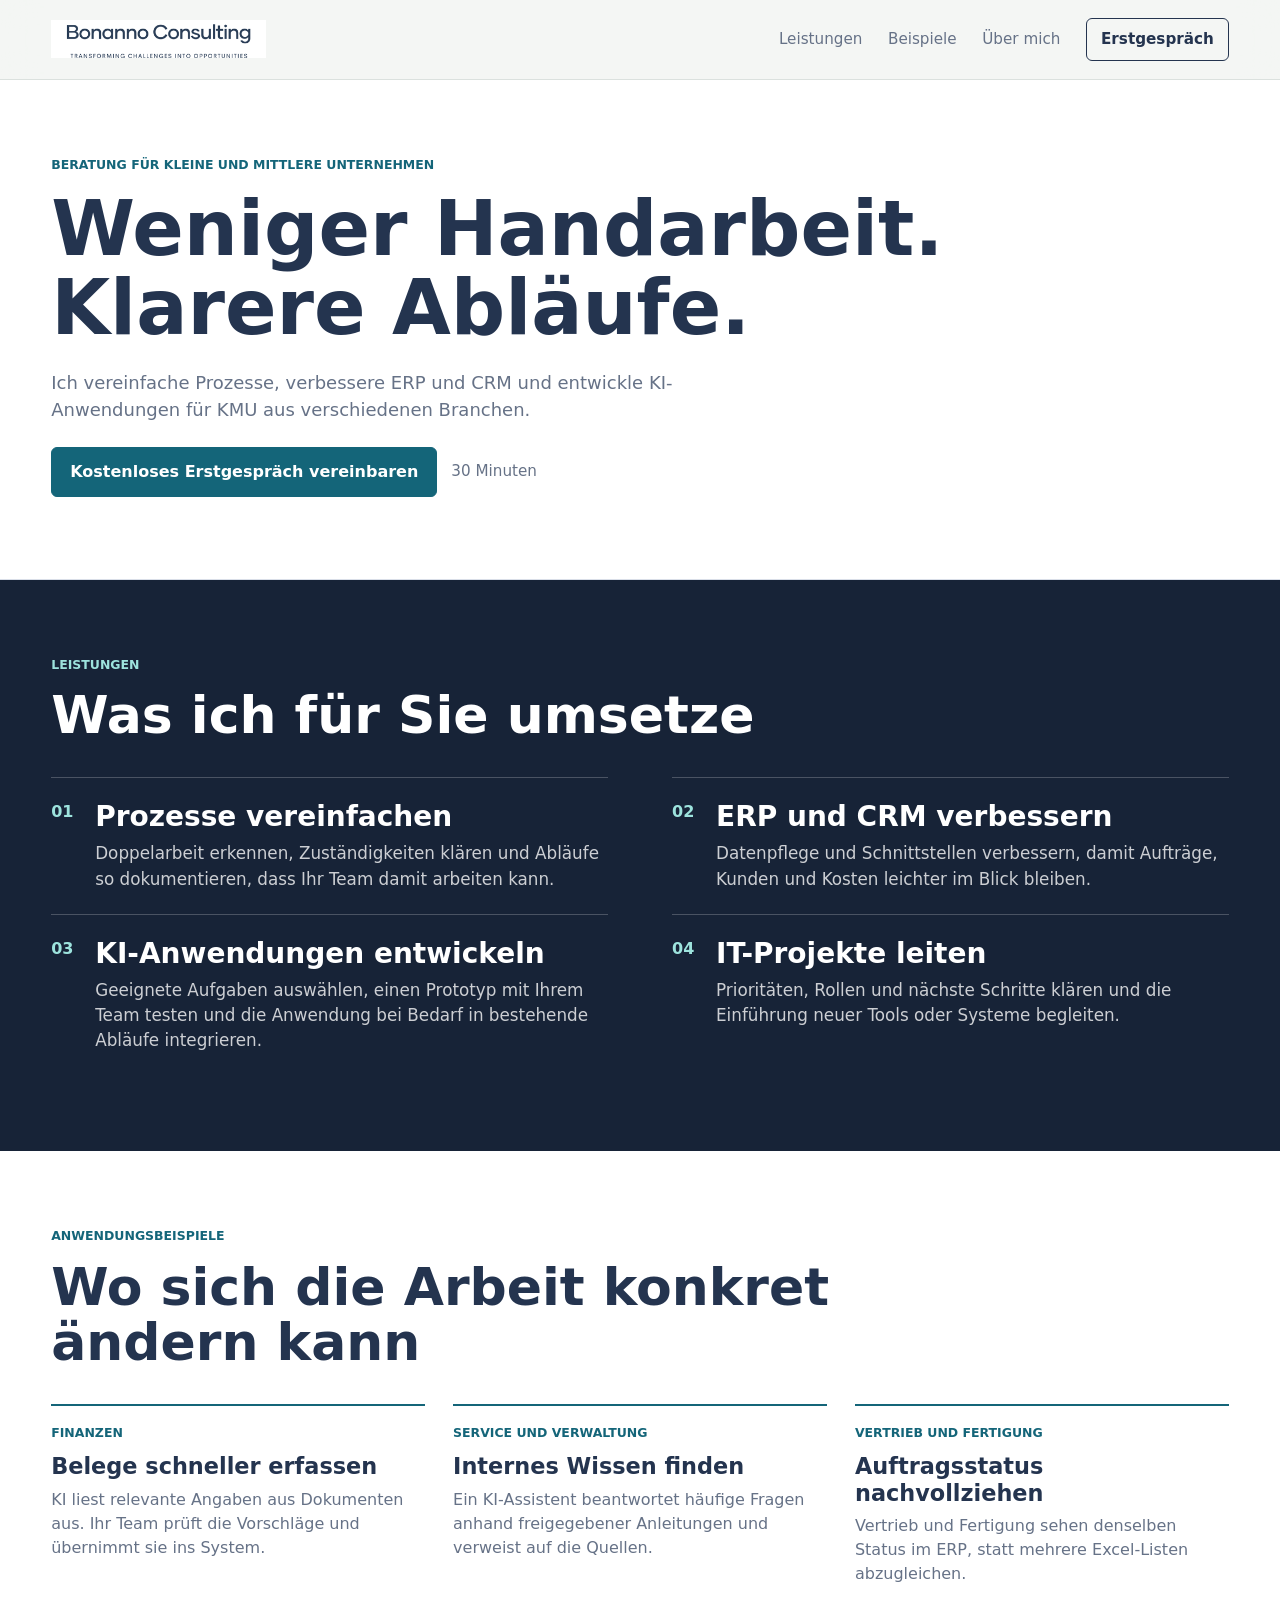
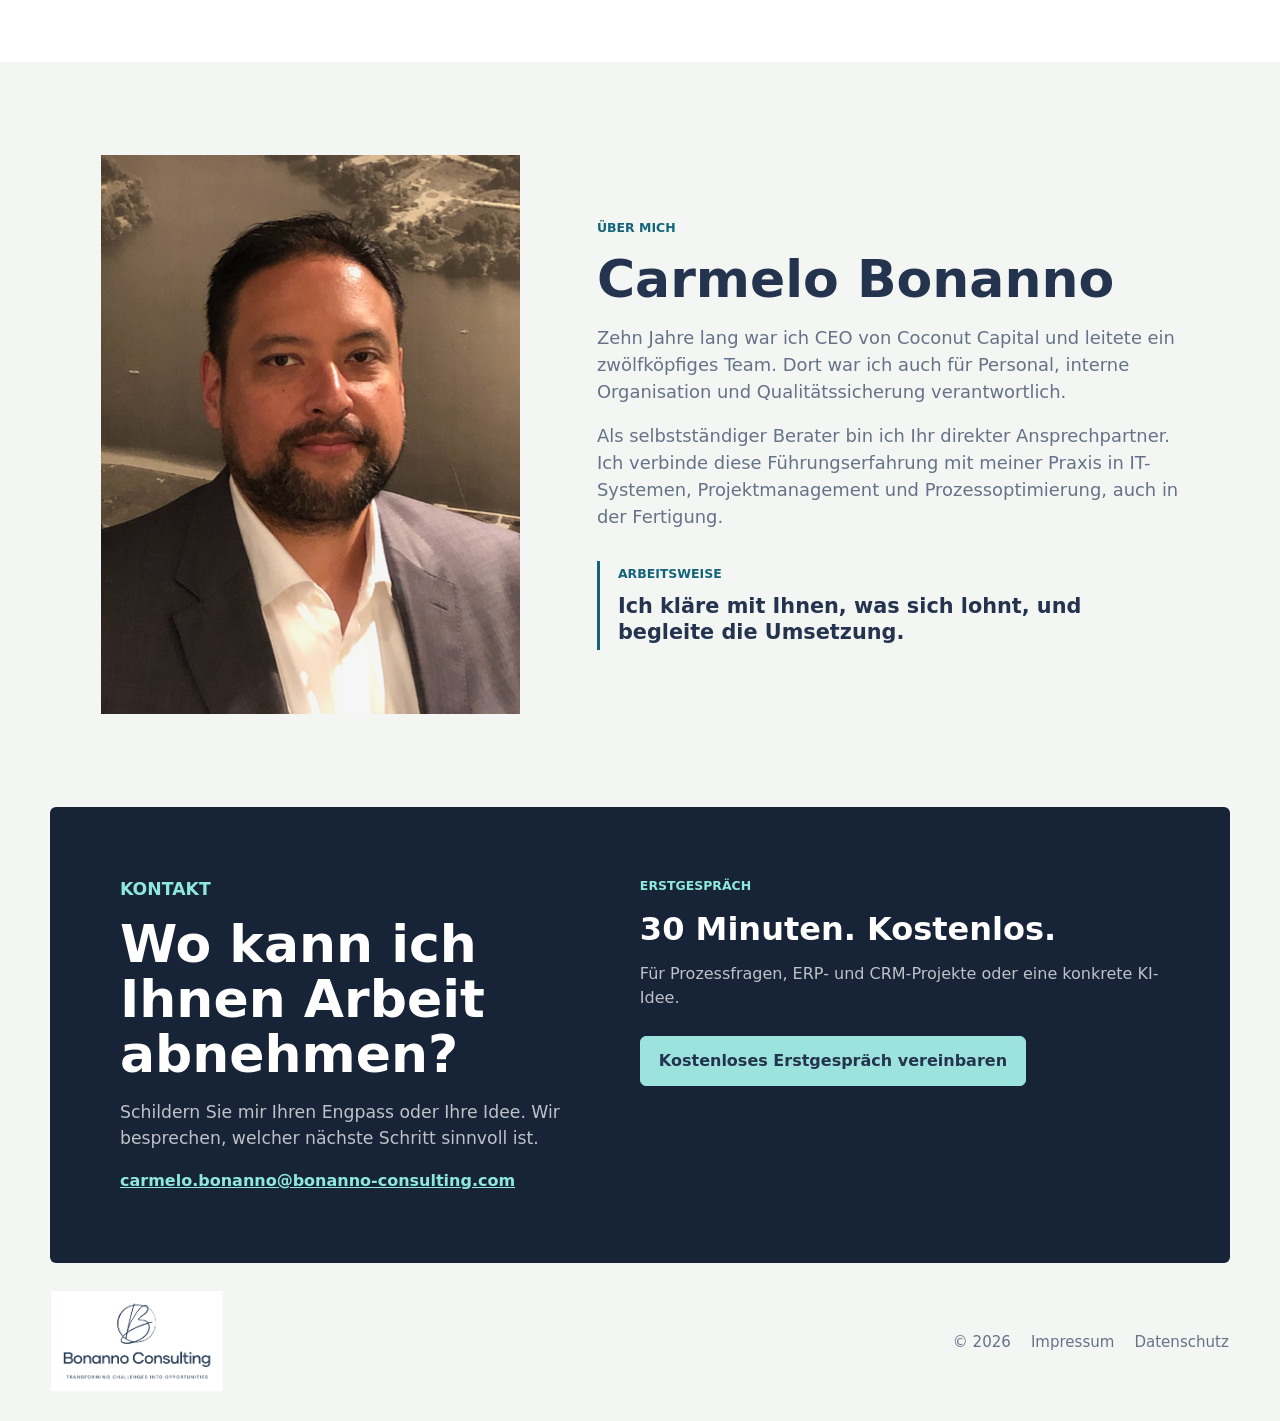
<file: index.html>
<!doctype html>
<html lang="de">
  <head>
    <meta charset="utf-8" />
    <meta name="viewport" content="width=device-width, initial-scale=1" />
    <title>Bonanno Consulting | Prozesse, ERP, CRM und KI für KMU</title>
    <meta
      name="description"
      content="Branchenübergreifende Beratung für kleine und mittlere Unternehmen: Prozesse vereinfachen, ERP und CRM verbessern, KI-Anwendungen entwickeln und IT-Projekte leiten."
    />
    <link rel="stylesheet" href="styles.css" />
    <link rel="icon" href="assets/bonanno-consulting-logo.png" type="image/png" />
  </head>
  <body>
    <header class="site-header">
      <a class="brand" href="#top" aria-label="Bonanno Consulting Startseite">
        <img src="assets/bonanno-consulting-logo.png" alt="Bonanno Consulting" />
      </a>
      <nav class="main-nav" aria-label="Hauptnavigation">
        <a href="#leistungen">Leistungen</a>
        <a href="#wirkung">Beispiele</a>
        <a href="#ueber-mich">Über mich</a>
        <a class="nav-cta" href="https://cal.eu/carmelo-bonanno/30min" target="_blank" rel="noopener">
          Erstgespräch
        </a>
      </nav>
    </header>

    <main id="top">
      <section class="hero">
        <div class="hero-copy">
          <p class="eyebrow">Beratung für kleine und mittlere Unternehmen</p>
          <h1>Weniger Handarbeit.<br />Klarere Abläufe.</h1>
          <p>
            Ich vereinfache Prozesse, verbessere ERP und CRM und entwickle KI-Anwendungen
            für KMU aus verschiedenen Branchen.
          </p>
          <div class="hero-actions">
            <a
              class="button primary"
              href="https://cal.eu/carmelo-bonanno/30min"
              target="_blank"
              rel="noopener"
            >
              Kostenloses Erstgespräch vereinbaren
            </a>
            <span class="hero-duration">30 Minuten</span>
          </div>
        </div>
      </section>

      <section class="section capabilities" id="leistungen" aria-labelledby="leistungen-title">
        <div class="section-heading">
          <p class="eyebrow">Leistungen</p>
          <h2 id="leistungen-title">Was ich für Sie umsetze</h2>
        </div>
        <div class="capability-list">
          <article>
            <span>01</span>
            <div>
              <h3>Prozesse vereinfachen</h3>
              <p>Doppelarbeit erkennen, Zuständigkeiten klären und Abläufe so dokumentieren, dass Ihr Team damit arbeiten kann.</p>
            </div>
          </article>
          <article>
            <span>02</span>
            <div>
              <h3>ERP und CRM verbessern</h3>
              <p>Datenpflege und Schnittstellen verbessern, damit Aufträge, Kunden und Kosten leichter im Blick bleiben.</p>
            </div>
          </article>
          <article id="ki-entwicklung">
            <span>03</span>
            <div>
              <h3>KI-Anwendungen entwickeln</h3>
              <p>Geeignete Aufgaben auswählen, einen Prototyp mit Ihrem Team testen und die Anwendung bei Bedarf in bestehende Abläufe integrieren.</p>
            </div>
          </article>
          <article>
            <span>04</span>
            <div>
              <h3>IT-Projekte leiten</h3>
              <p>Prioritäten, Rollen und nächste Schritte klären und die Einführung neuer Tools oder Systeme begleiten.</p>
            </div>
          </article>
        </div>
      </section>

      <section class="section focus" id="wirkung" aria-labelledby="wirkung-title">
        <div class="section-heading">
          <p class="eyebrow">Anwendungsbeispiele</p>
          <h2 id="wirkung-title">Wo sich die Arbeit konkret ändern kann</h2>
        </div>
        <div class="focus-grid">
          <article>
            <span>Finanzen</span>
            <h3>Belege schneller erfassen</h3>
            <p>KI liest relevante Angaben aus Dokumenten aus. Ihr Team prüft die Vorschläge und übernimmt sie ins System.</p>
          </article>
          <article>
            <span>Service und Verwaltung</span>
            <h3>Internes Wissen finden</h3>
            <p>Ein KI-Assistent beantwortet häufige Fragen anhand freigegebener Anleitungen und verweist auf die Quellen.</p>
          </article>
          <article>
            <span>Vertrieb und Fertigung</span>
            <h3>Auftragsstatus nachvollziehen</h3>
            <p>Vertrieb und Fertigung sehen denselben Status im ERP, statt mehrere Excel-Listen abzugleichen.</p>
          </article>
        </div>
      </section>

      <section class="section about" id="ueber-mich" aria-labelledby="ueber-title">
        <div class="about-image">
          <img src="assets/carmelo-bonanno.png" alt="Carmelo Bonanno" width="595" height="842" loading="lazy" />
        </div>
        <div class="about-copy">
          <p class="eyebrow">Über mich</p>
          <h2 id="ueber-title">Carmelo Bonanno</h2>
          <p>
            Zehn Jahre lang war ich CEO von Coconut Capital und leitete ein zwölfköpfiges
            Team. Dort war ich auch für Personal, interne Organisation und
            Qualitätssicherung verantwortlich.
          </p>
          <p>
            Als selbstständiger Berater bin ich Ihr direkter Ansprechpartner. Ich
            verbinde diese Führungserfahrung mit meiner Praxis in IT-Systemen,
            Projektmanagement und Prozessoptimierung, auch in der Fertigung.
          </p>
          <div class="quote-card">
            <span>Arbeitsweise</span>
            <strong>Ich kläre mit Ihnen, was sich lohnt, und begleite die Umsetzung.</strong>
          </div>
        </div>
      </section>

      <section class="section contact" id="kontakt" aria-labelledby="kontakt-title">
        <div class="contact-copy">
          <p class="eyebrow">Kontakt</p>
          <h2 id="kontakt-title">Wo kann ich Ihnen Arbeit abnehmen?</h2>
          <p>Schildern Sie mir Ihren Engpass oder Ihre Idee. Wir besprechen, welcher nächste Schritt sinnvoll ist.</p>
          <a href="mailto:carmelo.bonanno@bonanno-consulting.com">
            carmelo.bonanno@bonanno-consulting.com
          </a>
        </div>
        <div class="booking-card">
          <span>Erstgespräch</span>
          <strong>30 Minuten. Kostenlos.</strong>
          <p>Für Prozessfragen, ERP- und CRM-Projekte oder eine konkrete KI-Idee.</p>
          <a
            class="button primary"
            href="https://cal.eu/carmelo-bonanno/30min"
            target="_blank"
            rel="noopener"
          >
            Kostenloses Erstgespräch vereinbaren
          </a>
        </div>
      </section>
    </main>

    <footer class="site-footer">
      <img src="assets/bonanno-consulting-logo.png" alt="Bonanno Consulting" />
      <div class="footer-links">
        <span>© 2026</span>
        <a href="impressum.html">Impressum</a>
        <a href="datenschutz.html">Datenschutz</a>
      </div>
    </footer>

  </body>
</html>
</file>
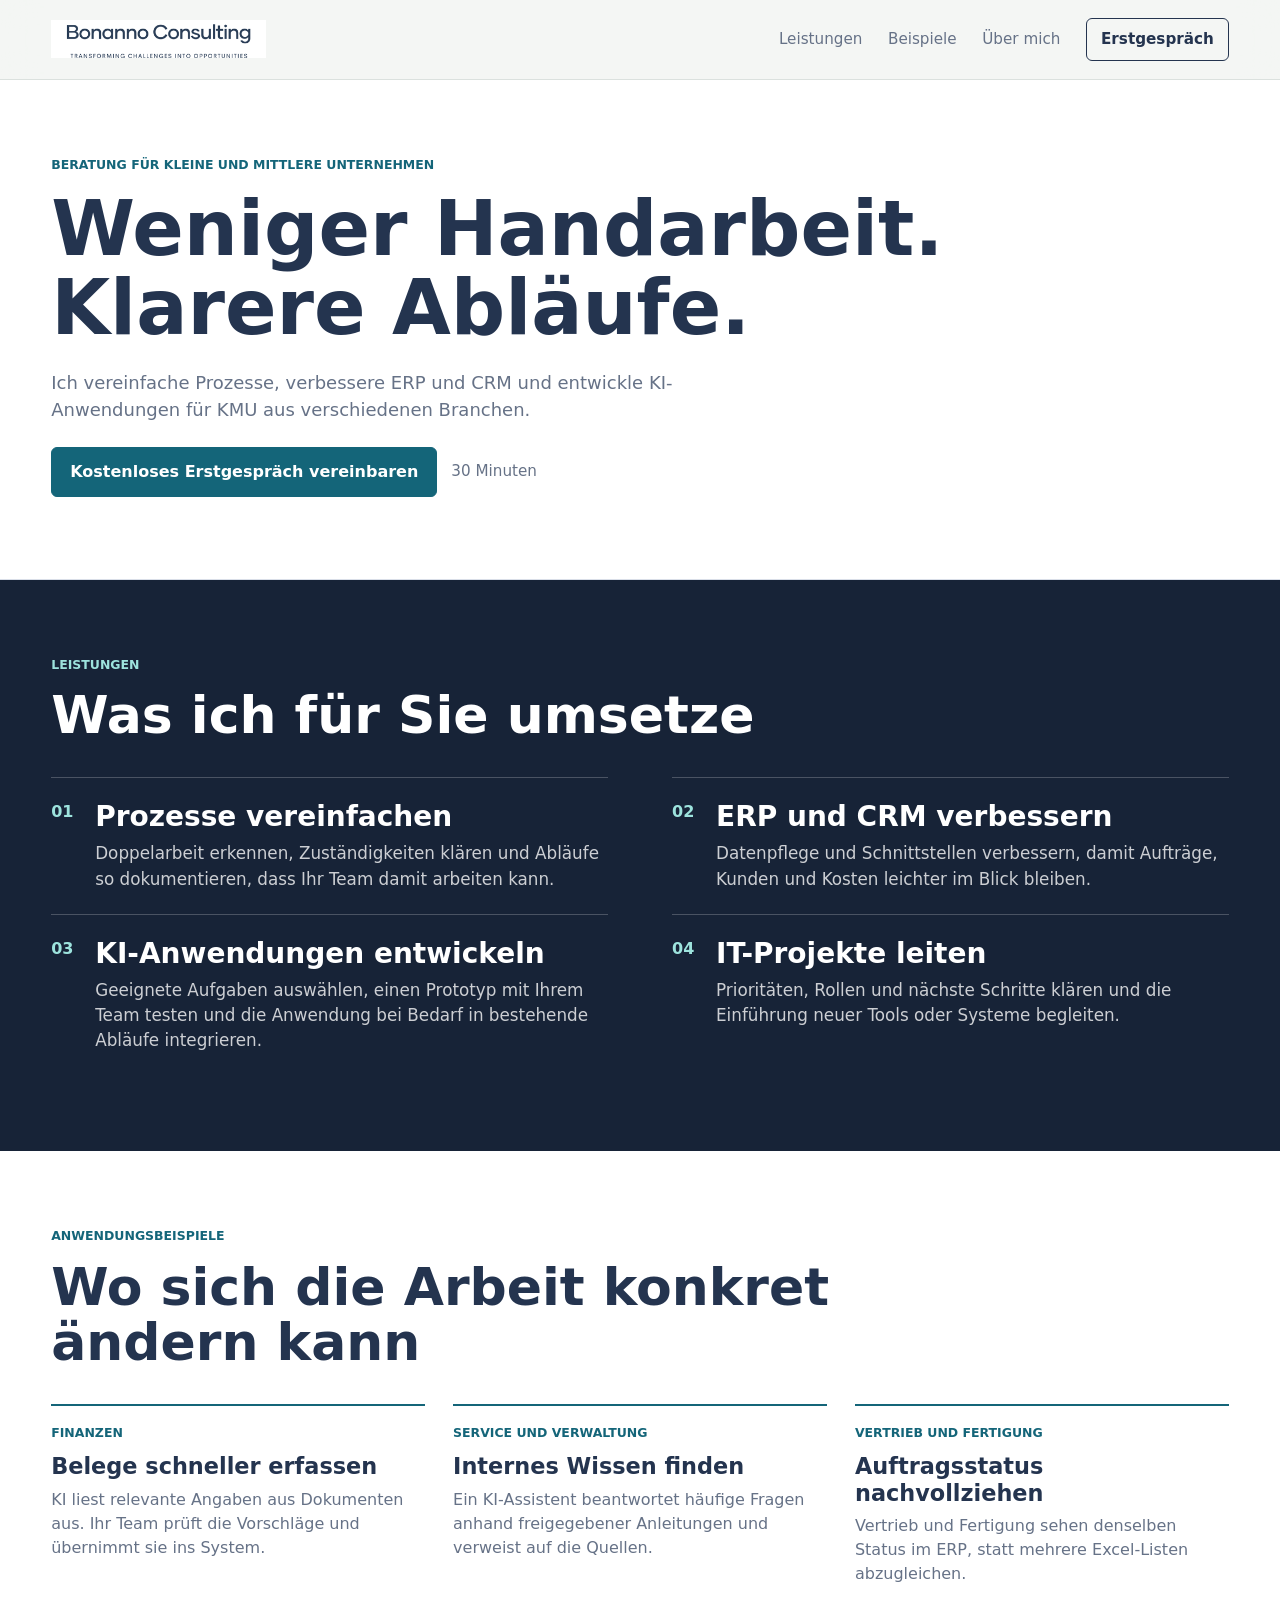
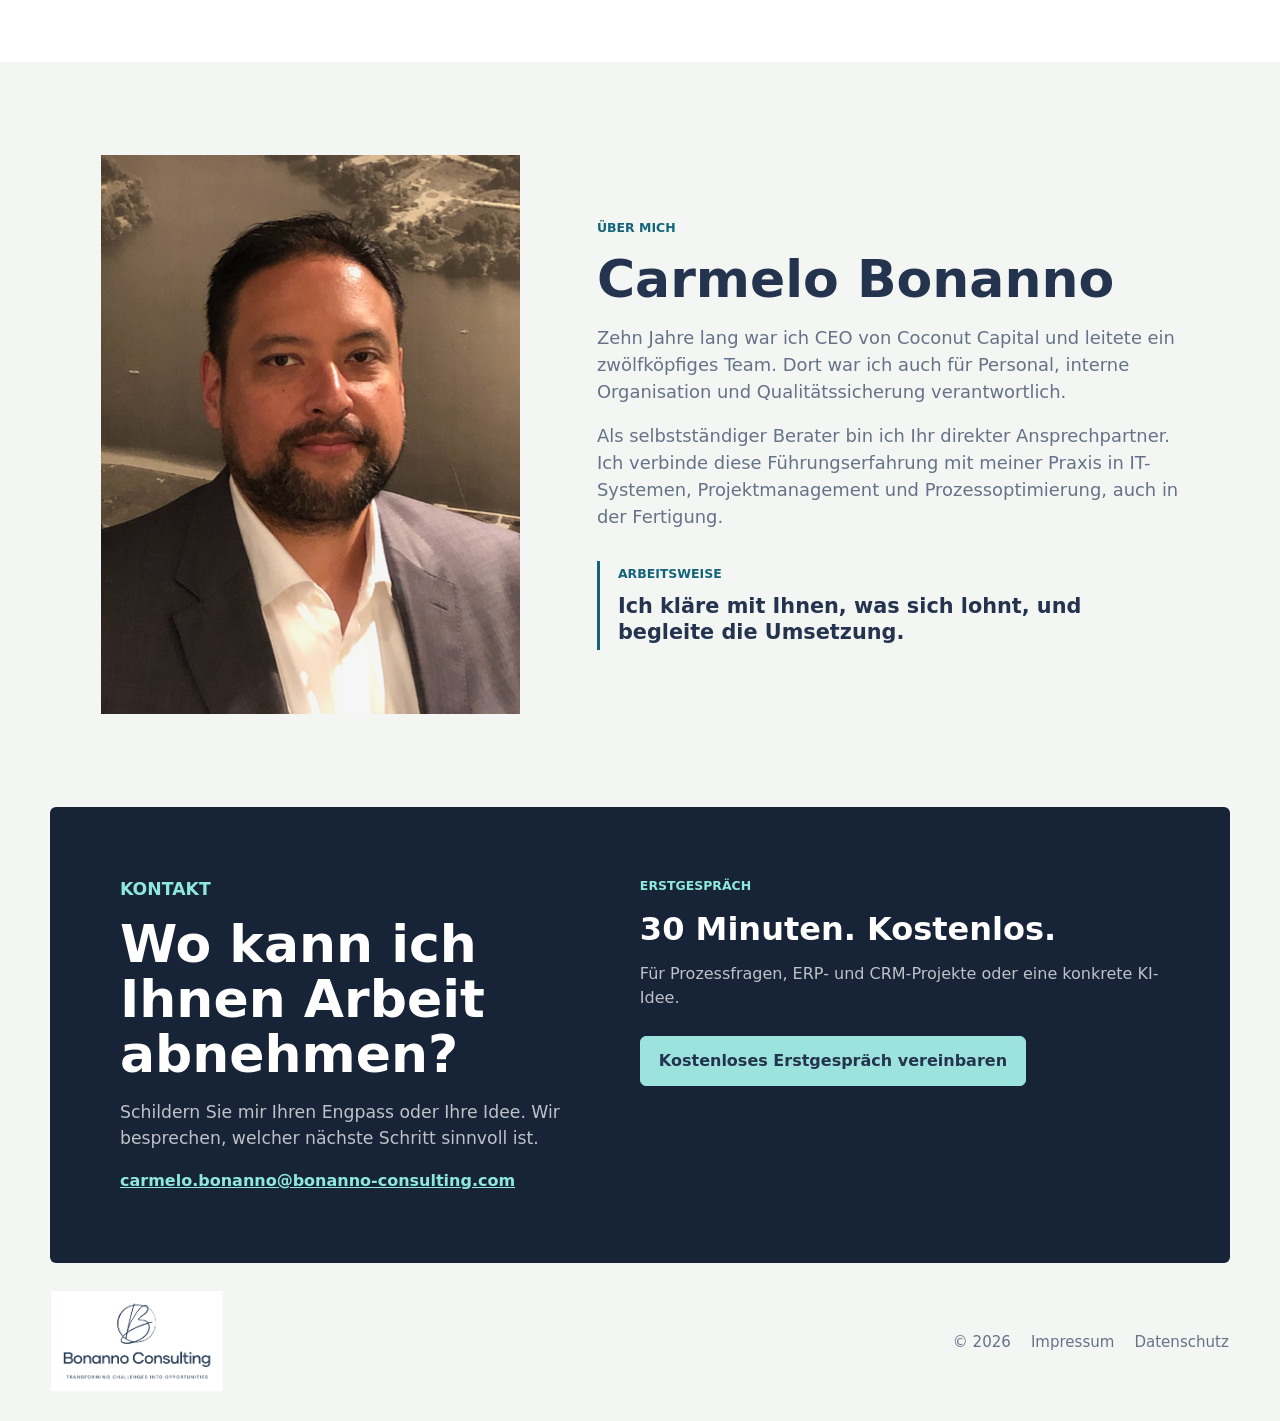
<file: redirect/index.html>
<!doctype html>
<html lang="de">
  <head>
    <meta charset="utf-8" />
    <meta name="viewport" content="width=device-width, initial-scale=1" />
    <meta http-equiv="refresh" content="0; url=https://cc-cbonanno.github.io/wint-global/" />
    <link rel="canonical" href="https://cc-cbonanno.github.io/wint-global/" />
    <title>Weiterleitung zu Bonanno Consulting</title>
  </head>
  <body>
    <p>
      Weiterleitung zu
      <a href="https://cc-cbonanno.github.io/wint-global/">Bonanno Consulting</a>.
    </p>
  </body>
</html>
</file>
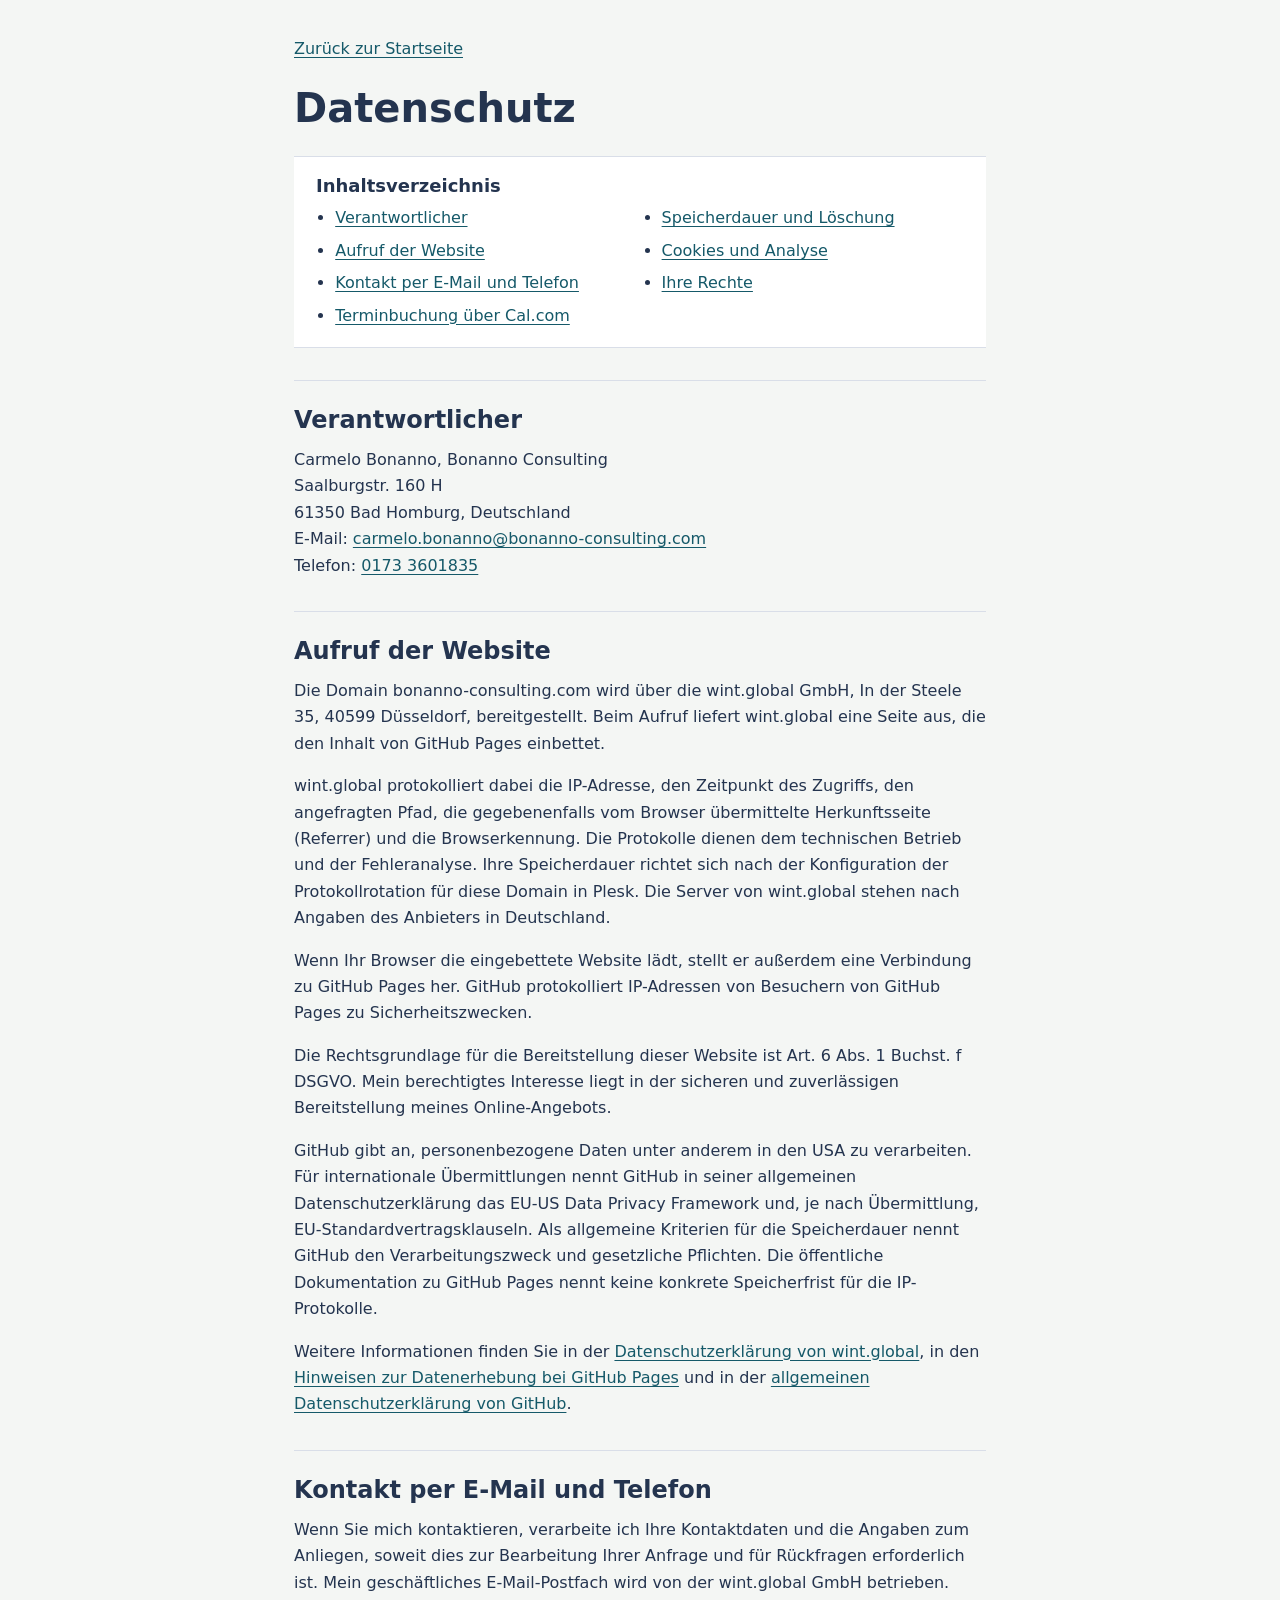
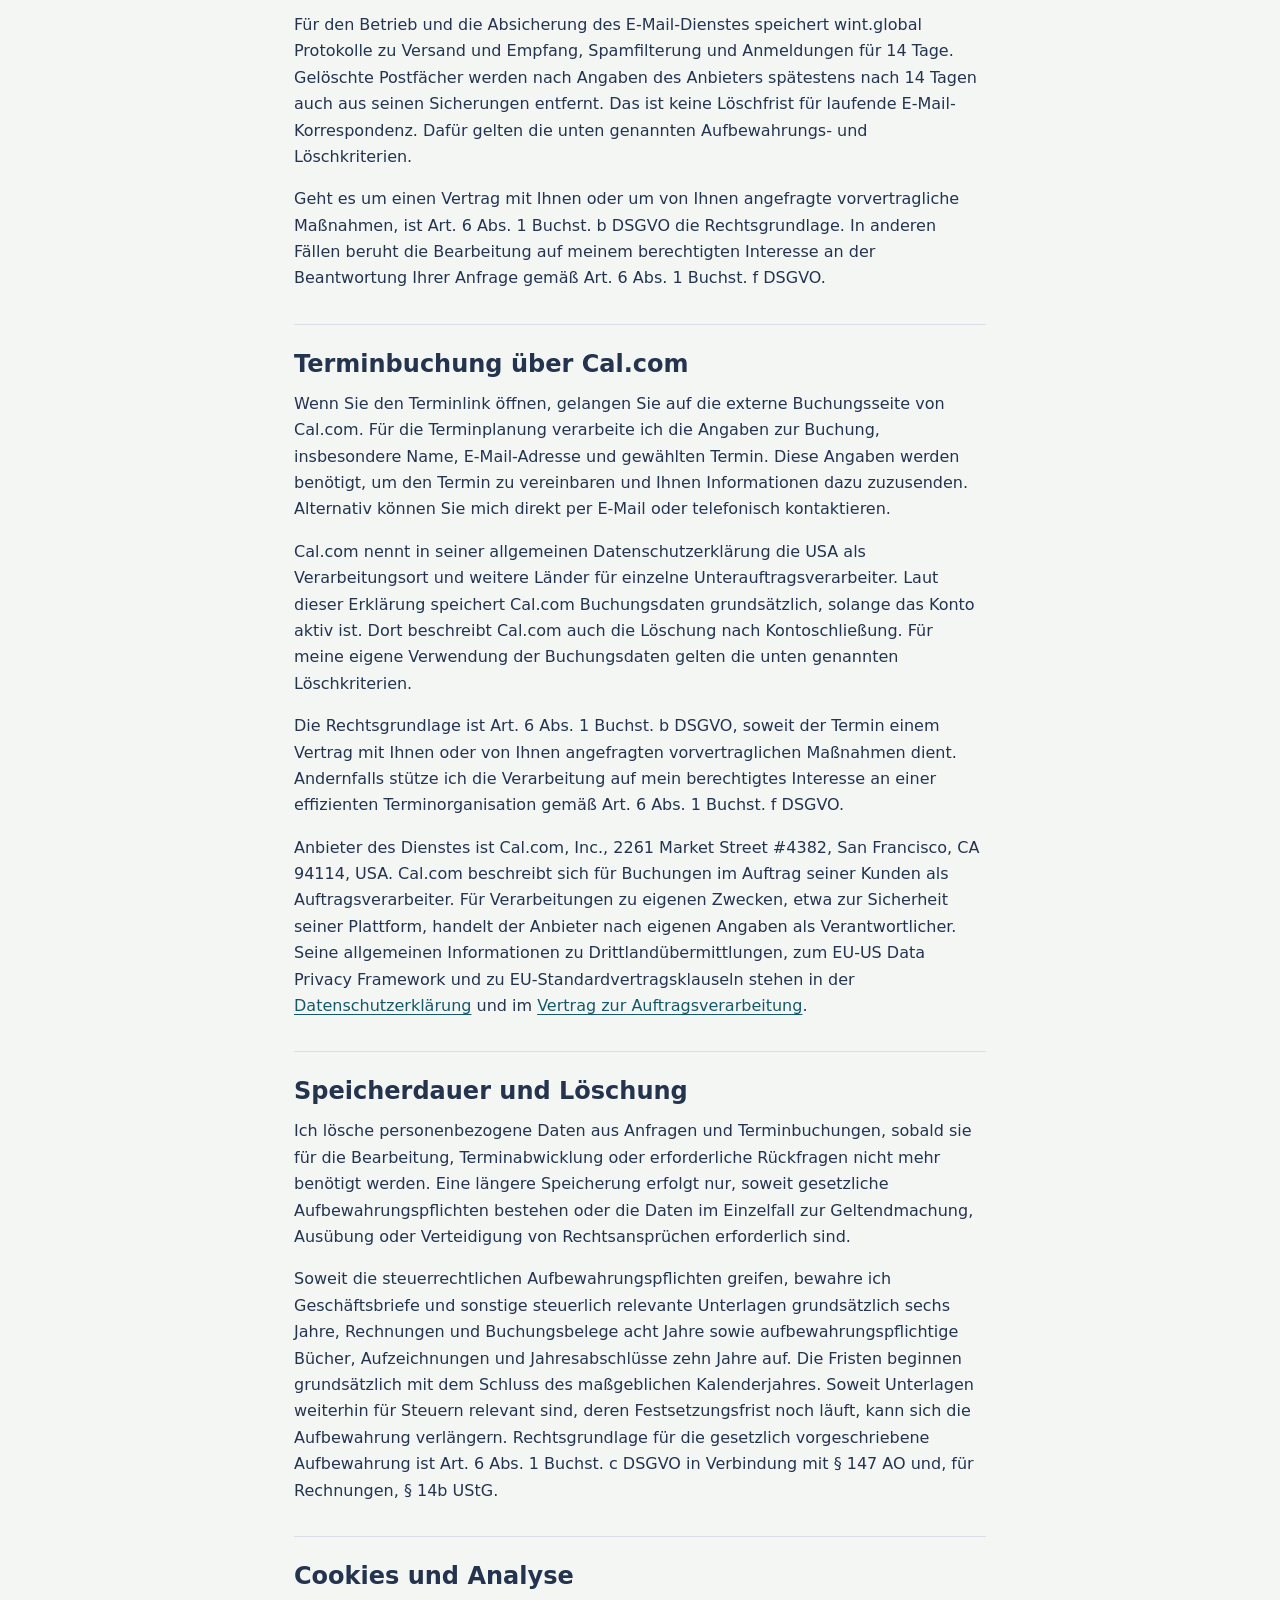
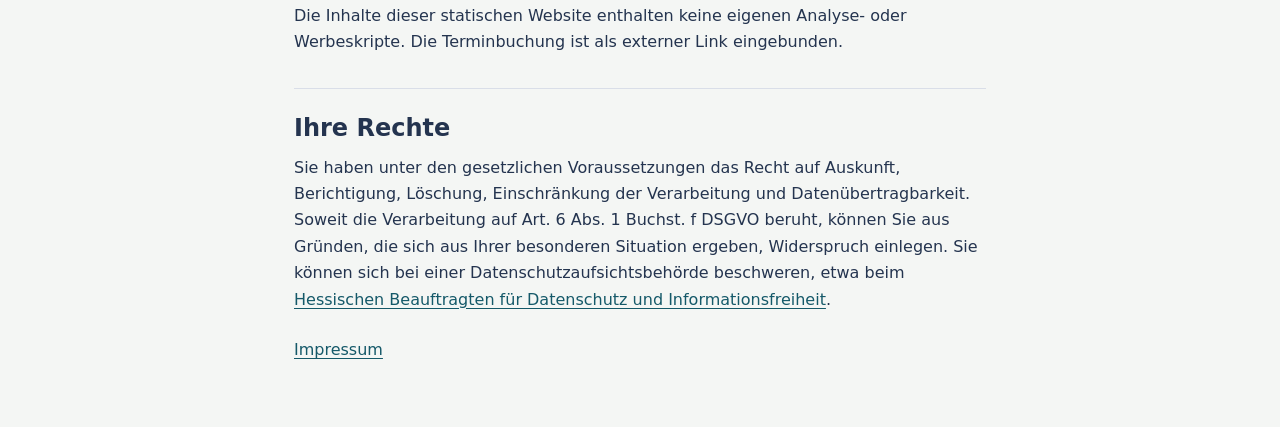
<file: datenschutz.html>
<!doctype html>
<html lang="de">
  <head>
    <meta charset="utf-8" />
    <meta name="viewport" content="width=device-width, initial-scale=1" />
    <title>Datenschutz | Bonanno Consulting</title>
    <link rel="stylesheet" href="styles.css" />
    <link rel="icon" href="assets/bonanno-consulting-logo.png" type="image/png" />
  </head>
  <body>
    <main class="legal-page privacy-page">
      <a class="back-link" href="index.html">Zurück zur Startseite</a>
      <h1>Datenschutz</h1>
      <nav class="privacy-contents" aria-labelledby="inhaltsverzeichnis">
        <h2 id="inhaltsverzeichnis">Inhaltsverzeichnis</h2>
        <ul>
          <li><a href="#verantwortlicher">Verantwortlicher</a></li>
          <li><a href="#website">Aufruf der Website</a></li>
          <li><a href="#kontakt">Kontakt per E-Mail und Telefon</a></li>
          <li><a href="#terminbuchung">Terminbuchung über Cal.com</a></li>
          <li><a href="#speicherdauer">Speicherdauer und Löschung</a></li>
          <li><a href="#cookies">Cookies und Analyse</a></li>
          <li><a href="#rechte">Ihre Rechte</a></li>
        </ul>
      </nav>

      <h2 id="verantwortlicher">Verantwortlicher</h2>
      <p>
        Carmelo Bonanno, Bonanno Consulting<br />
        Saalburgstr. 160 H<br />
        61350 Bad Homburg, Deutschland<br />
        E-Mail: <a href="mailto:carmelo.bonanno@bonanno-consulting.com">carmelo.bonanno@bonanno-consulting.com</a><br />
        Telefon: <a href="tel:+491733601835">0173 3601835</a>
      </p>

      <h2 id="website">Aufruf der Website</h2>
      <p>
        Die Domain bonanno-consulting.com wird über die wint.global GmbH,
        In der Steele 35, 40599 Düsseldorf, bereitgestellt. Beim Aufruf liefert
        wint.global eine Seite aus, die den Inhalt von GitHub Pages einbettet.
      </p>
      <p>
        wint.global protokolliert dabei die IP-Adresse, den Zeitpunkt des Zugriffs,
        den angefragten Pfad, die gegebenenfalls vom Browser übermittelte Herkunftsseite
        (Referrer) und die Browserkennung. Die Protokolle dienen dem technischen
        Betrieb und der Fehleranalyse. Ihre Speicherdauer richtet sich nach der
        Konfiguration der Protokollrotation für diese Domain in Plesk. Die Server
        von wint.global stehen nach Angaben des Anbieters in Deutschland.
      </p>
      <p>
        Wenn Ihr Browser die eingebettete Website lädt, stellt er außerdem eine
        Verbindung zu GitHub Pages her. GitHub protokolliert IP-Adressen von
        Besuchern von GitHub Pages zu Sicherheitszwecken.
      </p>
      <p>
        Die Rechtsgrundlage für die Bereitstellung dieser Website ist Art. 6 Abs. 1
        Buchst. f DSGVO. Mein berechtigtes Interesse liegt in der sicheren und
        zuverlässigen Bereitstellung meines Online-Angebots.
      </p>
      <p>
        GitHub gibt an, personenbezogene Daten unter anderem in den USA zu verarbeiten.
        Für internationale Übermittlungen nennt GitHub in seiner allgemeinen
        Datenschutzerklärung das EU-US Data Privacy Framework und, je nach
        Übermittlung, EU-Standardvertragsklauseln. Als allgemeine Kriterien für die
        Speicherdauer nennt GitHub den Verarbeitungszweck und gesetzliche Pflichten.
        Die öffentliche Dokumentation zu GitHub Pages nennt keine konkrete
        Speicherfrist für die IP-Protokolle.
      </p>
      <p>
        Weitere Informationen finden Sie in der
        <a href="https://wint.global/datenschutzerklaerung/">Datenschutzerklärung von wint.global</a>,
        in den <a href="https://docs.github.com/en/pages/getting-started-with-github-pages/what-is-github-pages#data-collection">Hinweisen zur Datenerhebung bei GitHub Pages</a>
        und in der <a href="https://docs.github.com/en/site-policy/privacy-policies/github-general-privacy-statement">allgemeinen Datenschutzerklärung von GitHub</a>.
      </p>
      <h2 id="kontakt">Kontakt per E-Mail und Telefon</h2>
      <p>
        Wenn Sie mich kontaktieren, verarbeite ich Ihre Kontaktdaten und die Angaben zum
        Anliegen, soweit dies zur Bearbeitung Ihrer Anfrage und für Rückfragen erforderlich
        ist. Mein geschäftliches E-Mail-Postfach wird von der wint.global GmbH betrieben.
      </p>
      <p>
        Für den Betrieb und die Absicherung des E-Mail-Dienstes speichert wint.global
        Protokolle zu Versand und Empfang, Spamfilterung und Anmeldungen für 14 Tage.
        Gelöschte Postfächer werden nach Angaben des Anbieters spätestens nach
        14 Tagen auch aus seinen Sicherungen entfernt. Das ist keine Löschfrist
        für laufende E-Mail-Korrespondenz. Dafür gelten die unten genannten
        Aufbewahrungs- und Löschkriterien.
      </p>
      <p>
        Geht es um einen Vertrag mit Ihnen oder um von Ihnen angefragte vorvertragliche
        Maßnahmen, ist Art. 6 Abs. 1 Buchst. b DSGVO die Rechtsgrundlage. In anderen
        Fällen beruht die Bearbeitung auf meinem berechtigten Interesse an der
        Beantwortung Ihrer Anfrage gemäß Art. 6 Abs. 1 Buchst. f DSGVO.
      </p>
      <h2 id="terminbuchung">Terminbuchung über Cal.com</h2>
      <p>
        Wenn Sie den Terminlink öffnen, gelangen Sie auf die externe Buchungsseite
        von Cal.com. Für die Terminplanung
        verarbeite ich die Angaben zur Buchung, insbesondere Name, E-Mail-Adresse
        und gewählten Termin. Diese Angaben werden benötigt, um den Termin zu
        vereinbaren und Ihnen Informationen dazu zuzusenden. Alternativ können
        Sie mich direkt per E-Mail oder telefonisch kontaktieren.
      </p>
      <p>
        Cal.com nennt in seiner allgemeinen Datenschutzerklärung die USA als
        Verarbeitungsort und weitere Länder für einzelne Unterauftragsverarbeiter.
        Laut dieser Erklärung speichert Cal.com Buchungsdaten grundsätzlich, solange
        das Konto aktiv ist. Dort beschreibt Cal.com auch die Löschung nach
        Kontoschließung. Für meine eigene Verwendung der Buchungsdaten gelten
        die unten genannten Löschkriterien.
      </p>
      <p>
        Die Rechtsgrundlage ist Art. 6 Abs. 1 Buchst. b DSGVO, soweit der Termin
        einem Vertrag mit Ihnen oder von Ihnen angefragten vorvertraglichen Maßnahmen
        dient. Andernfalls stütze ich die Verarbeitung auf mein berechtigtes Interesse
        an einer effizienten Terminorganisation gemäß Art. 6 Abs. 1 Buchst. f DSGVO.
      </p>
      <p>
        Anbieter des Dienstes ist Cal.com, Inc., 2261 Market Street #4382,
        San Francisco, CA 94114, USA. Cal.com beschreibt sich für Buchungen im
        Auftrag seiner Kunden als Auftragsverarbeiter. Für Verarbeitungen zu
        eigenen Zwecken, etwa zur Sicherheit seiner Plattform, handelt der
        Anbieter nach eigenen Angaben als Verantwortlicher. Seine allgemeinen
        Informationen zu Drittlandübermittlungen, zum EU-US Data Privacy
        Framework und zu EU-Standardvertragsklauseln stehen in der
        <a href="https://cal.com/privacy">Datenschutzerklärung</a> und im
        <a href="https://cal.com/dpa">Vertrag zur Auftragsverarbeitung</a>.
      </p>
      <h2 id="speicherdauer">Speicherdauer und Löschung</h2>
      <p>
        Ich lösche personenbezogene Daten aus Anfragen und Terminbuchungen, sobald
        sie für die Bearbeitung, Terminabwicklung oder erforderliche Rückfragen
        nicht mehr benötigt werden. Eine längere Speicherung erfolgt nur, soweit
        gesetzliche Aufbewahrungspflichten bestehen oder die Daten im Einzelfall
        zur Geltendmachung, Ausübung oder Verteidigung von Rechtsansprüchen
        erforderlich sind.
      </p>
      <p>
        Soweit die steuerrechtlichen Aufbewahrungspflichten greifen, bewahre ich
        Geschäftsbriefe und sonstige steuerlich relevante Unterlagen grundsätzlich
        sechs Jahre, Rechnungen und Buchungsbelege acht Jahre sowie
        aufbewahrungspflichtige Bücher, Aufzeichnungen und Jahresabschlüsse
        zehn Jahre auf. Die Fristen beginnen grundsätzlich mit dem Schluss des
        maßgeblichen Kalenderjahres. Soweit Unterlagen weiterhin für Steuern
        relevant sind, deren Festsetzungsfrist noch läuft, kann sich die
        Aufbewahrung verlängern. Rechtsgrundlage für die gesetzlich vorgeschriebene
        Aufbewahrung ist Art. 6 Abs. 1 Buchst. c DSGVO in Verbindung mit
        § 147 AO und, für Rechnungen, § 14b UStG.
      </p>

      <h2 id="cookies">Cookies und Analyse</h2>
      <p>
        Die Inhalte dieser statischen Website enthalten keine eigenen Analyse- oder
        Werbeskripte. Die Terminbuchung ist als externer Link eingebunden.
      </p>

      <h2 id="rechte">Ihre Rechte</h2>
      <p>
        Sie haben unter den gesetzlichen Voraussetzungen das Recht auf Auskunft,
        Berichtigung, Löschung, Einschränkung der Verarbeitung und Datenübertragbarkeit.
        Soweit die Verarbeitung auf Art. 6 Abs. 1 Buchst. f DSGVO beruht, können
        Sie aus Gründen, die sich aus Ihrer besonderen Situation ergeben, Widerspruch
        einlegen. Sie können sich bei einer Datenschutzaufsichtsbehörde beschweren,
        etwa beim
        <a href="https://datenschutz.hessen.de/service/beschwerde-uebermitteln">Hessischen Beauftragten für Datenschutz und Informationsfreiheit</a>.
      </p>
      <footer class="privacy-footer">
        <a href="impressum.html">Impressum</a>
      </footer>
    </main>
  </body>
</html>
</file>
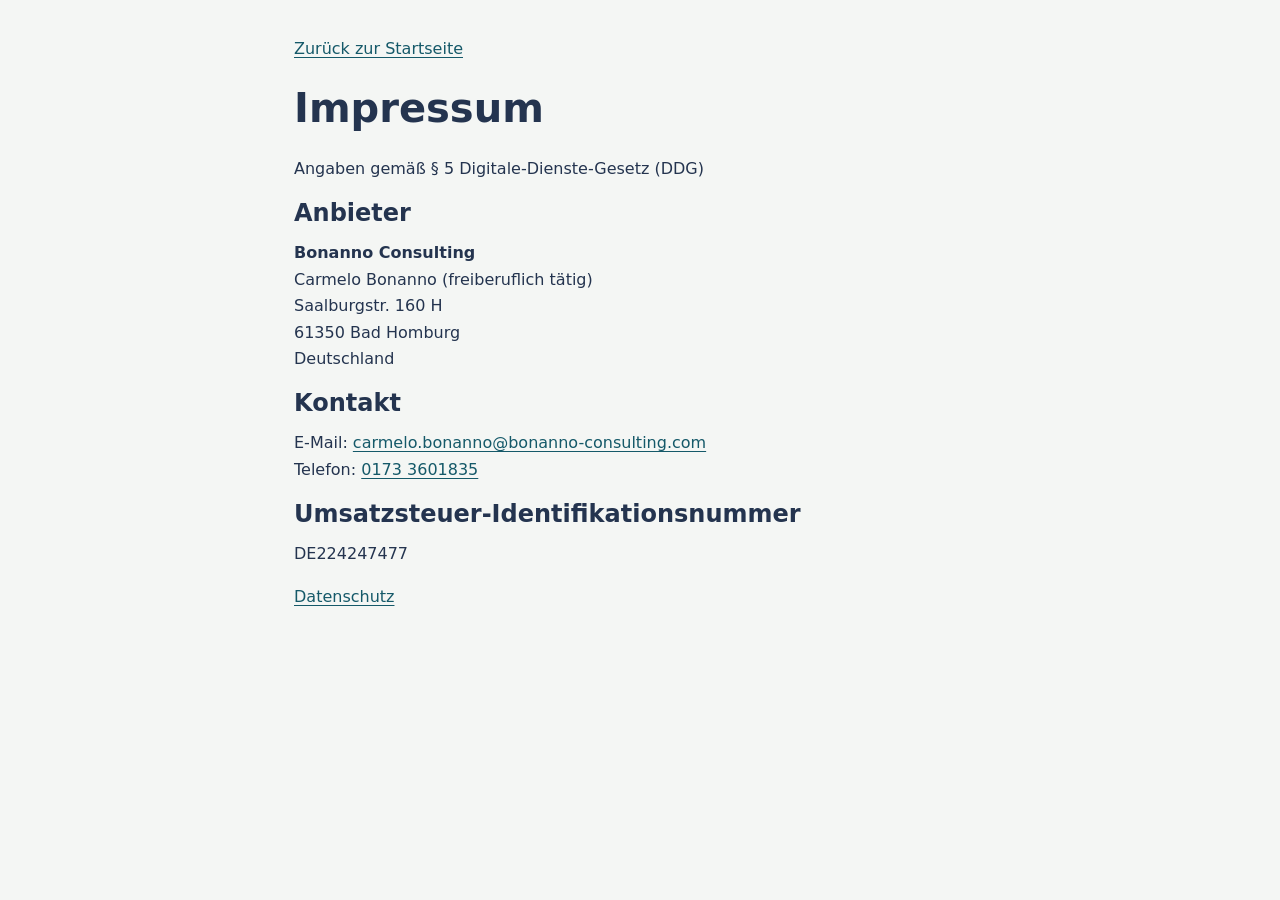
<file: impressum.html>
<!doctype html>
<html lang="de">
  <head>
    <meta charset="utf-8" />
    <meta name="viewport" content="width=device-width, initial-scale=1" />
    <title>Impressum | Bonanno Consulting</title>
    <link rel="stylesheet" href="styles.css" />
    <link rel="icon" href="assets/bonanno-consulting-logo.png" type="image/png" />
  </head>
  <body>
    <main class="legal-page">
      <a class="back-link" href="index.html">Zurück zur Startseite</a>
      <h1>Impressum</h1>
      <p>Angaben gemäß § 5 Digitale-Dienste-Gesetz (DDG)</p>
      <h2>Anbieter</h2>
      <p>
        <strong>Bonanno Consulting</strong><br />
        Carmelo Bonanno (freiberuflich tätig)<br />
        Saalburgstr. 160 H<br />
        61350 Bad Homburg<br />
        Deutschland
      </p>
      <h2>Kontakt</h2>
      <p>
        E-Mail:
        <a href="mailto:carmelo.bonanno@bonanno-consulting.com">
          carmelo.bonanno@bonanno-consulting.com
        </a><br />
        Telefon: <a href="tel:+491733601835">0173 3601835</a>
      </p>
      <h2>Umsatzsteuer-Identifikationsnummer</h2>
      <p>DE224247477</p>
      <a href="datenschutz.html">Datenschutz</a>
    </main>
  </body>
</html>
</file>
<file: styles.css>
:root {
  --bg: #f4f6f4;
  --surface: #ffffff;
  --ink: #24344f;
  --muted: #667287;
  --line: #d9dee8;
  --dark: #172337;
  --accent: #146579;
  --accent-light: #9de3dd;
}

* {
  box-sizing: border-box;
}

html {
  scroll-behavior: smooth;
}

body {
  margin: 0;
  background: var(--bg);
  color: var(--ink);
  font-family:
    "Avenir Next", Avenir, "Helvetica Neue", ui-sans-serif, system-ui, sans-serif;
  line-height: 1.5;
  overflow-wrap: anywhere;
}

img {
  display: block;
  max-width: 100%;
}

a {
  color: inherit;
}

.site-header {
  position: sticky;
  top: 0;
  z-index: 20;
  display: flex;
  align-items: center;
  justify-content: space-between;
  gap: 24px;
  padding: 18px clamp(20px, 4vw, 58px);
  background: rgba(244, 246, 244, 0.92);
  border-bottom: 1px solid rgba(217, 223, 220, 0.9);
  backdrop-filter: blur(18px);
}

.brand {
  display: block;
  width: 218px;
  height: 38px;
  overflow: hidden;
  text-decoration: none;
}

.brand img {
  width: 218px;
  height: auto;
  transform: translateY(-72px);
}

.main-nav {
  display: flex;
  align-items: center;
  gap: clamp(14px, 2vw, 30px);
  color: var(--muted);
  font-size: 0.95rem;
}

.main-nav a {
  text-decoration: none;
}

.main-nav a:hover,
.main-nav a:focus-visible {
  color: var(--ink);
}

.nav-cta {
  padding: 9px 14px;
  border: 1px solid var(--ink);
  border-radius: 6px;
  color: var(--ink) !important;
  font-weight: 820;
}

.hero {
  border-bottom: 1px solid var(--line);
  padding: 76px clamp(20px, 4vw, 58px) 82px;
  background: var(--surface);
}

.hero-copy {
  max-width: 1180px;
  min-width: 0;
  margin-inline: auto;
}

.hero h1 {
  max-width: none;
  font-size: 4.75rem;
  font-weight: 780;
  line-height: 1.04;
}

.eyebrow {
  margin: 0 0 14px;
  color: var(--accent);
  font-size: 0.78rem;
  font-weight: 900;
  letter-spacing: 0;
  text-transform: uppercase;
}

.capabilities .eyebrow {
  color: var(--accent-light);
}

h1,
h2,
h3,
p {
  margin-top: 0;
}

h1 {
  max-width: 780px;
  margin-bottom: 22px;
  font-family: "Avenir Next", Avenir, "Helvetica Neue", ui-sans-serif, system-ui, sans-serif;
  font-size: 3rem;
  font-weight: 900;
  line-height: 0.92;
  letter-spacing: 0;
}

h2 {
  max-width: 930px;
  margin-bottom: 18px;
  font-size: 3.25rem;
  line-height: 1.06;
  letter-spacing: 0;
}

h3 {
  margin-bottom: 8px;
  font-size: 1.25rem;
  line-height: 1.18;
}

.hero-copy p:not(.eyebrow) {
  max-width: 640px;
  margin-bottom: 0;
  color: var(--muted);
  font-size: 1.125rem;
}

.hero-actions {
  display: flex;
  align-items: center;
  flex-wrap: wrap;
  gap: 14px;
  margin-top: 24px;
}

.hero-duration {
  color: var(--muted);
  font-size: 0.95rem;
}

.button {
  display: inline-flex;
  min-height: 50px;
  align-items: center;
  justify-content: center;
  padding: 12px 18px;
  border-radius: 6px;
  font-weight: 860;
  text-align: center;
  text-decoration: none;
  cursor: pointer;
}

.button.primary {
  border: 1px solid var(--accent);
  background: var(--accent);
  color: #fff;
}

.booking-card .button.primary {
  border-color: var(--accent-light);
  background: var(--accent-light);
  color: var(--ink);
}

.button:hover,
.button:focus-visible {
  transform: translateY(-1px);
}

.quote-card span,
.focus-grid span {
  display: block;
  margin-bottom: 10px;
  color: var(--accent);
  font-size: 0.78rem;
  font-weight: 900;
  text-transform: uppercase;
}

.section {
  padding: 76px clamp(20px, 4vw, 58px);
}

main [id] {
  scroll-margin-top: 96px;
}

.section-heading,
.capability-list,
.focus-grid,
.about,
.contact {
  max-width: 1180px;
  margin-right: auto;
  margin-left: auto;
}

.section-heading {
  margin-bottom: 34px;
}

.capabilities {
  background: var(--dark);
  color: #fff;
}

.capability-list {
  display: grid;
  grid-template-columns: repeat(2, minmax(0, 1fr));
  column-gap: clamp(28px, 5vw, 72px);
}

.capability-list article {
  display: grid;
  grid-template-columns: 2rem minmax(0, 1fr);
  gap: 12px;
  padding: 22px 0;
  border-top: 1px solid rgba(255, 255, 255, 0.22);
}

.capability-list span {
  color: var(--accent-light);
  font-weight: 900;
}

.capability-list h3 {
  max-width: 680px;
  font-size: 1.75rem;
}

.capability-list p {
  max-width: 680px;
  margin-bottom: 0;
  color: rgba(255, 255, 255, 0.78);
  font-size: 1.05rem;
}

.focus {
  background: #fff;
}

.focus-grid {
  display: grid;
  grid-template-columns: repeat(3, minmax(0, 1fr));
  gap: 28px;
}

.focus-grid article {
  padding-top: 18px;
  border-top: 2px solid var(--accent);
}

.focus-grid h3 {
  font-size: 1.4rem;
}

.focus-grid p {
  margin-bottom: 0;
  color: var(--muted);
}

.about {
  display: grid;
  grid-template-columns: minmax(300px, 0.72fr) minmax(0, 1fr);
  gap: clamp(32px, 6vw, 82px);
  align-items: center;
}

.about-image img {
  width: 100%;
  height: auto;
  max-height: 640px;
  border-radius: 6px;
  object-fit: cover;
  object-position: center top;
}

.about-copy p:not(.eyebrow) {
  max-width: 660px;
  color: var(--muted);
  font-size: 1.12rem;
}

.quote-card {
  max-width: 560px;
  margin-top: 30px;
  padding: 4px 0 4px 18px;
  border-left: 3px solid var(--accent);
}

.quote-card strong {
  font-size: 1.3rem;
  line-height: 1.18;
}

.contact {
  display: grid;
  grid-template-columns: minmax(0, 0.92fr) minmax(340px, 1.08fr);
  gap: clamp(30px, 6vw, 82px);
  align-items: start;
  padding: clamp(42px, 6vw, 70px);
  border-radius: 6px;
  background: var(--dark);
  color: #fff;
}

.contact .eyebrow {
  color: #8ee8dc;
}

.contact-copy p {
  max-width: 520px;
  color: rgba(255, 255, 255, 0.72);
  font-size: 1.08rem;
}

.contact-copy a {
  color: #8ee8dc;
  font-weight: 860;
}

.booking-card {
  display: grid;
  gap: 16px;
  justify-items: start;
}

.booking-card span {
  color: #8ee8dc;
  font-size: 0.78rem;
  font-weight: 900;
  text-transform: uppercase;
}

.booking-card strong {
  max-width: 520px;
  font-size: 2rem;
  line-height: 1.08;
}

.booking-card p {
  max-width: 560px;
  margin-bottom: 10px;
  color: rgba(255, 255, 255, 0.72);
}

.site-footer {
  display: flex;
  align-items: center;
  justify-content: space-between;
  gap: 18px;
  padding: 28px clamp(20px, 4vw, 58px);
  color: var(--muted);
  font-size: 0.94rem;
}

.site-footer img {
  width: 174px;
  height: auto;
}

.footer-links {
  display: flex;
  gap: 20px;
}

.footer-links a,
.back-link {
  text-decoration: none;
}

.footer-links a:hover,
.footer-links a:focus-visible,
.back-link:hover,
.back-link:focus-visible {
  color: var(--ink);
}

.legal-page {
  max-width: 46rem;
  padding: 36px 22px 64px;
  margin: 0 auto;
  line-height: 1.65;
}

.legal-page h1 {
  margin: 24px 0;
  font-size: 2.5rem;
  font-weight: 750;
  line-height: 1.14;
}

.legal-page h2 {
  margin-bottom: 12px;
  font-size: 1.5rem;
  line-height: 1.25;
  scroll-margin-top: 20px;
}

.privacy-page > h2 {
  margin-top: 32px;
  padding-top: 24px;
  border-top: 1px solid var(--line);
}

.legal-page a {
  color: #155969;
  text-underline-offset: 0.18em;
}

.legal-page .back-link {
  text-decoration: underline;
}

a:focus-visible {
  outline: 2px solid currentColor;
  outline-offset: 3px;
}

.privacy-contents {
  padding: 18px 22px;
  border-block: 1px solid var(--line);
  background: var(--surface);
}

.privacy-contents h2 {
  margin-bottom: 8px;
  font-size: 1.125rem;
}

.privacy-contents ul {
  margin: 0;
  padding-inline-start: 1.2em;
}

.privacy-contents li + li {
  margin-top: 6px;
}

.privacy-footer {
  margin-top: 24px;
}

@media (min-width: 640px) {
  .privacy-contents ul {
    display: grid;
    grid-template-columns: repeat(2, minmax(0, 1fr));
    gap: 6px 24px;
    grid-auto-flow: column;
    grid-template-rows: repeat(4, auto);
  }

  .privacy-contents li + li {
    margin-top: 0;
  }
}

@media (max-width: 980px) {
  .hero {
    padding-block: 64px;
  }

  .hero h1 {
    font-size: 3.25rem;
  }

  h2 {
    font-size: 2.6rem;
  }
}

@media (max-width: 760px) {
  .site-header {
    position: static;
    align-items: flex-start;
    flex-direction: column;
    gap: 12px;
  }

  .brand img {
    width: 206px;
  }

  .main-nav {
    width: 100%;
    flex-wrap: wrap;
    gap: 10px;
  }

  .nav-cta,
  .button {
    width: 100%;
  }

  .nav-cta {
    text-align: center;
  }

  .hero,
  .section {
    padding-right: 18px;
    padding-left: 18px;
  }

  .hero,
  .section {
    padding-block: 48px;
  }

  main [id] {
    scroll-margin-top: 16px;
  }

  .hero h1 {
    font-size: 2.5rem;
  }

  h2 {
    font-size: 2rem;
  }

  .capability-list,
  .focus-grid,
  .about,
  .contact {
    grid-template-columns: minmax(0, 1fr);
  }

  .capability-list h3 {
    font-size: 1.4rem;
  }

  .hero-actions {
    justify-content: center;
  }

  .contact {
    padding: 36px 22px;
  }

  .site-footer {
    align-items: flex-start;
    flex-direction: column;
  }
}

@media (max-width: 360px) {
  .main-nav .nav-cta {
    display: none;
  }

  .hero {
    padding-block: 36px;
  }

  .hero h1 {
    font-size: 2.125rem;
  }
}

@media (prefers-reduced-motion: reduce) {
  html {
    scroll-behavior: auto;
  }
}
</file>
